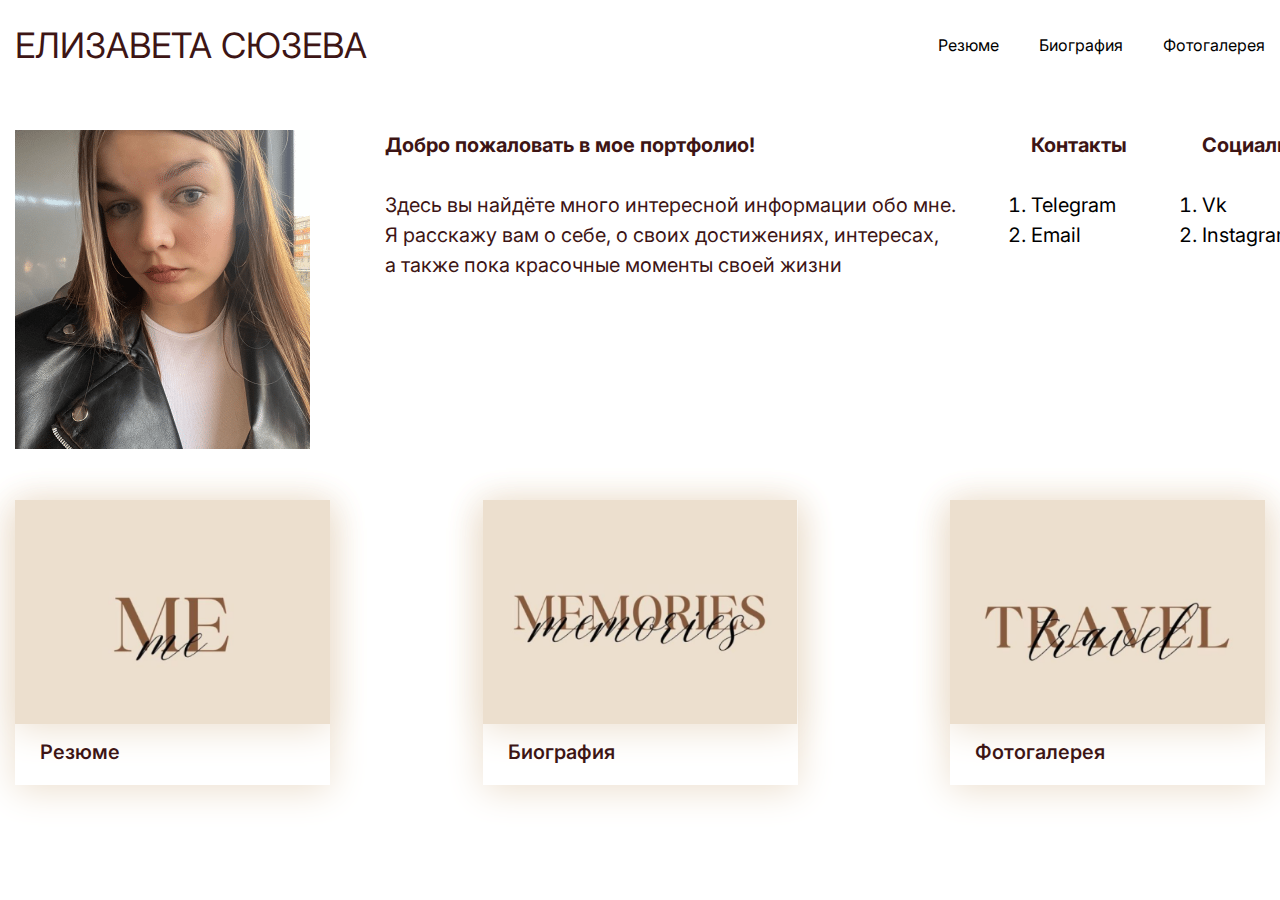
<file: index.html>
<!DOCTYPE html>
<html lang="en">
<head>
    <meta charset="UTF-8">
    <meta name="viewport" content="width=device-width, initial-scale=1.0">
    <title>Главная</title>
    <link rel="stylesheet" href="./css/main.css">        
    <link rel="icon" href="img/favicon.ico" type="image/x-icon">   
</head>
<body>
    <nav class="nav">
        <nav class="container">
            <nav class="nav-row">
                <a href="index.html" class="logo">Елизавета Сюзева</a>
                <ul class="nav-list">
                    <li class="nav-list__item"><a href="./summary.html" class="nav-list__link ">Резюме</a></li>
                    <li class="nav-list__item"><a href="./biography.html" class="nav-list__link">Биография</a></li>                           
                    <li class="nav-list__item"><a href="./photogallery.html" class="nav-list__link">Фотогалерея</a></li>
                </ul>
            </nav>
        </nav> 
    </nav> 

   <header class="header">
    <nav class="container2">
        <nav class="header__wrapper">
            <nav class="header__title">
                <img src="./img/index-l.png" alt="index img" class="l img">
            </nav>
            <nav class="header__title1">
                <h1><strong>Добро пожаловать в мое портфолио!</strong></h1><br>
                <p>
                    Здесь вы найдёте много интересной информации обо мне.<br>
                    Я расскажу вам о себе, о своих достижениях, интересах,<br> 
                    а также пока красочные моменты своей жизни
                </p>
            </nav>   
            <nav class="header__title2">
                    <h2><strong>Контакты</strong></h2><br>
                    <ol>
                        <li><a href="https://t.me/kotikkompotikk">Telegram</a></li>
                        <li><a href="mailto:lizasuzeva8@gmail.com">Email</a></li>
                    </ol>
             </nav>
            <nav class="header__title3">
                    <h3><strong>Социальные сети</strong></h3><br>
                    <ol>
                        <li><a href="https://vk.com/kotik_kompotikk">Vk</a></li>
                        <li><a href="https://www.instagram.com/_kotik_kompotik_?igsh=MWQ0MnhzYW13N29ocw%3D%3D&utm_source=qr">Instagram</a></li>
                    </ol>
            </nav>  
        </nav>
    </nav>
   </header> 

    <main class="section">
        <nav class="container">
            <ul class="projects">
                <li class="project">
                    <a href="./summary.html">
                        <img src="./img/index-me.png" alt="index img" class="project img">
                        <h4 class="project__title">Резюме</h4>
                    </a>
                </li>
                <li class="project">
                    <a href="./biography.html">
                        <img src="./img/index-memories.png" alt="index img" class="project img">
                        <h4 class="project__title">Биография</h4>
                    </a>
                </li>
                <li class="project">
                    <a href="./photogallery.html">
                        <img src="./img/index-travel.png" alt="index img" class="project img">
                        <h4 class="project__title">Фотогалерея</h4>
                    </a>
                </li>
            </ul>
        </nav>
    </main>
</body>
</html>
</file>
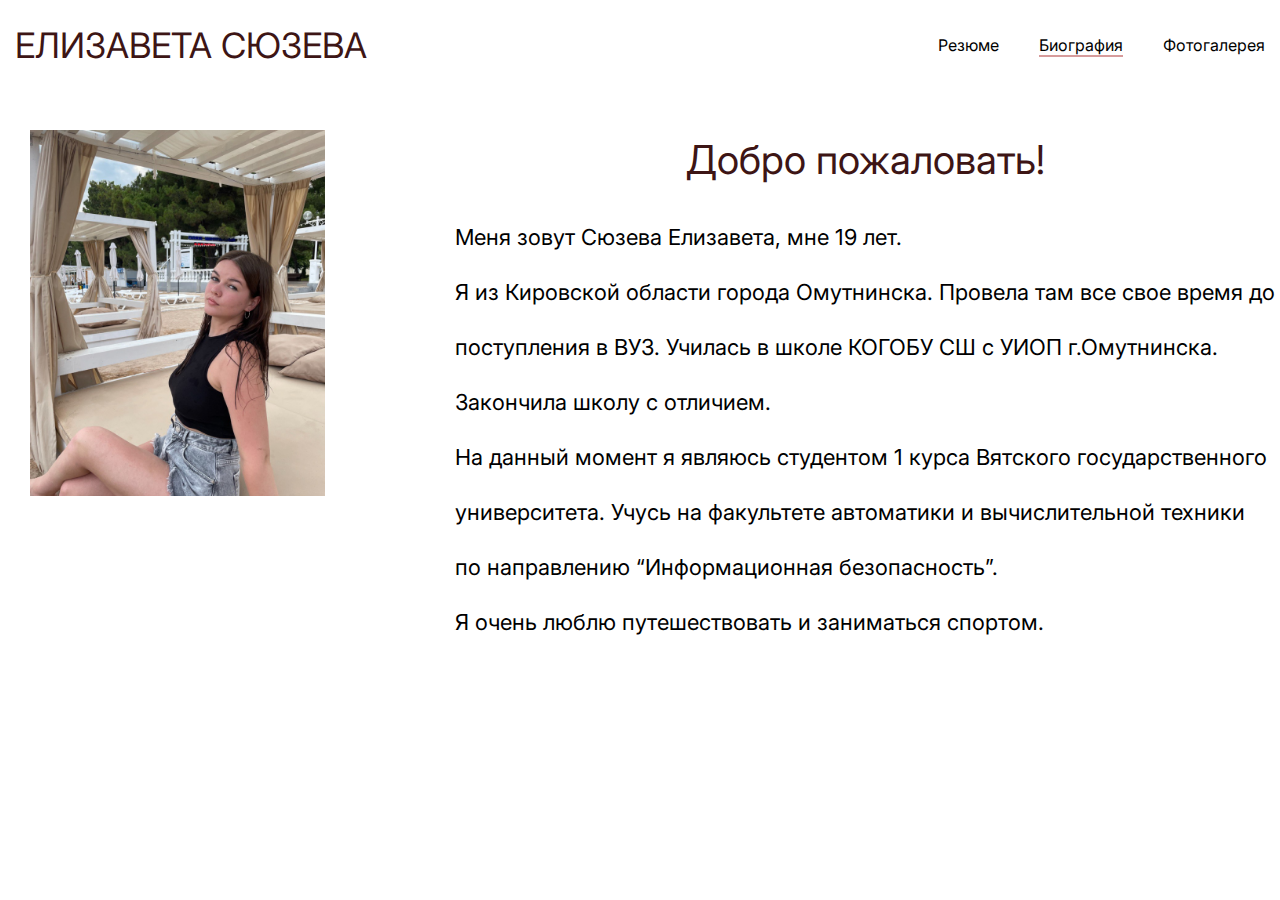
<file: biography.html>
<!DOCTYPE html>
<html lang="en">
<head>
    <meta charset="UTF-8">
    <meta name="viewport" content="width=device-width, initial-scale=1.0">
    <title>Биография</title>
    <link rel="stylesheet" href="./css/main.css">        
    <link rel="icon" href="img/favicon.ico" type="image/x-icon">   
</head>
<body>
    <nav class="nav">
        <nav class="container">
            <nav class="nav-row">
                <a href="index.html" class="logo">Елизавета Сюзева</a>
                <ul class="nav-list">
                    <li class="nav-list__item"><a href="./summary.html" class="nav-list__link ">Резюме</a></li>
                    <li class="nav-list__item"><a href="./biography.html" class="nav-list__link nav-list__link--active">Биография</a></li>                           
                    <li class="nav-list__item"><a href="./photogallery.html" class="nav-list__link">Фотогалерея</a></li>
                </ul>
            </nav>
        </nav> 
    </nav> 


    <header class="bio">
        <nav class="container__bio">
            <img src="./img/bio-l.png" alt="index img" class="l img">
            <nav class="bio__wrapper">
                <nav class="bio__title">
                    <h1>Добро пожаловать!</h1>
                    <p>
                        Меня зовут Сюзева Елизавета, мне 19 лет. <br>
                        Я из Кировской области города Омутнинска. Провела там все свое время до поступления в ВУЗ. Училась в школе КОГОБУ СШ с УИОП г.Омутнинска. Закончила школу с отличием. <br>
                        На данный момент я являюсь студентом 1 курса Вятского государственного университета. Учусь на факультете автоматики и вычислительной техники по направлению “Информационная безопасность”. <br>
                        Я очень люблю путешествовать и заниматься спортом. 
                    </p>
                </nav>   
            </nav>
        </nav>
    </header> 
</body>
</html>
</file>
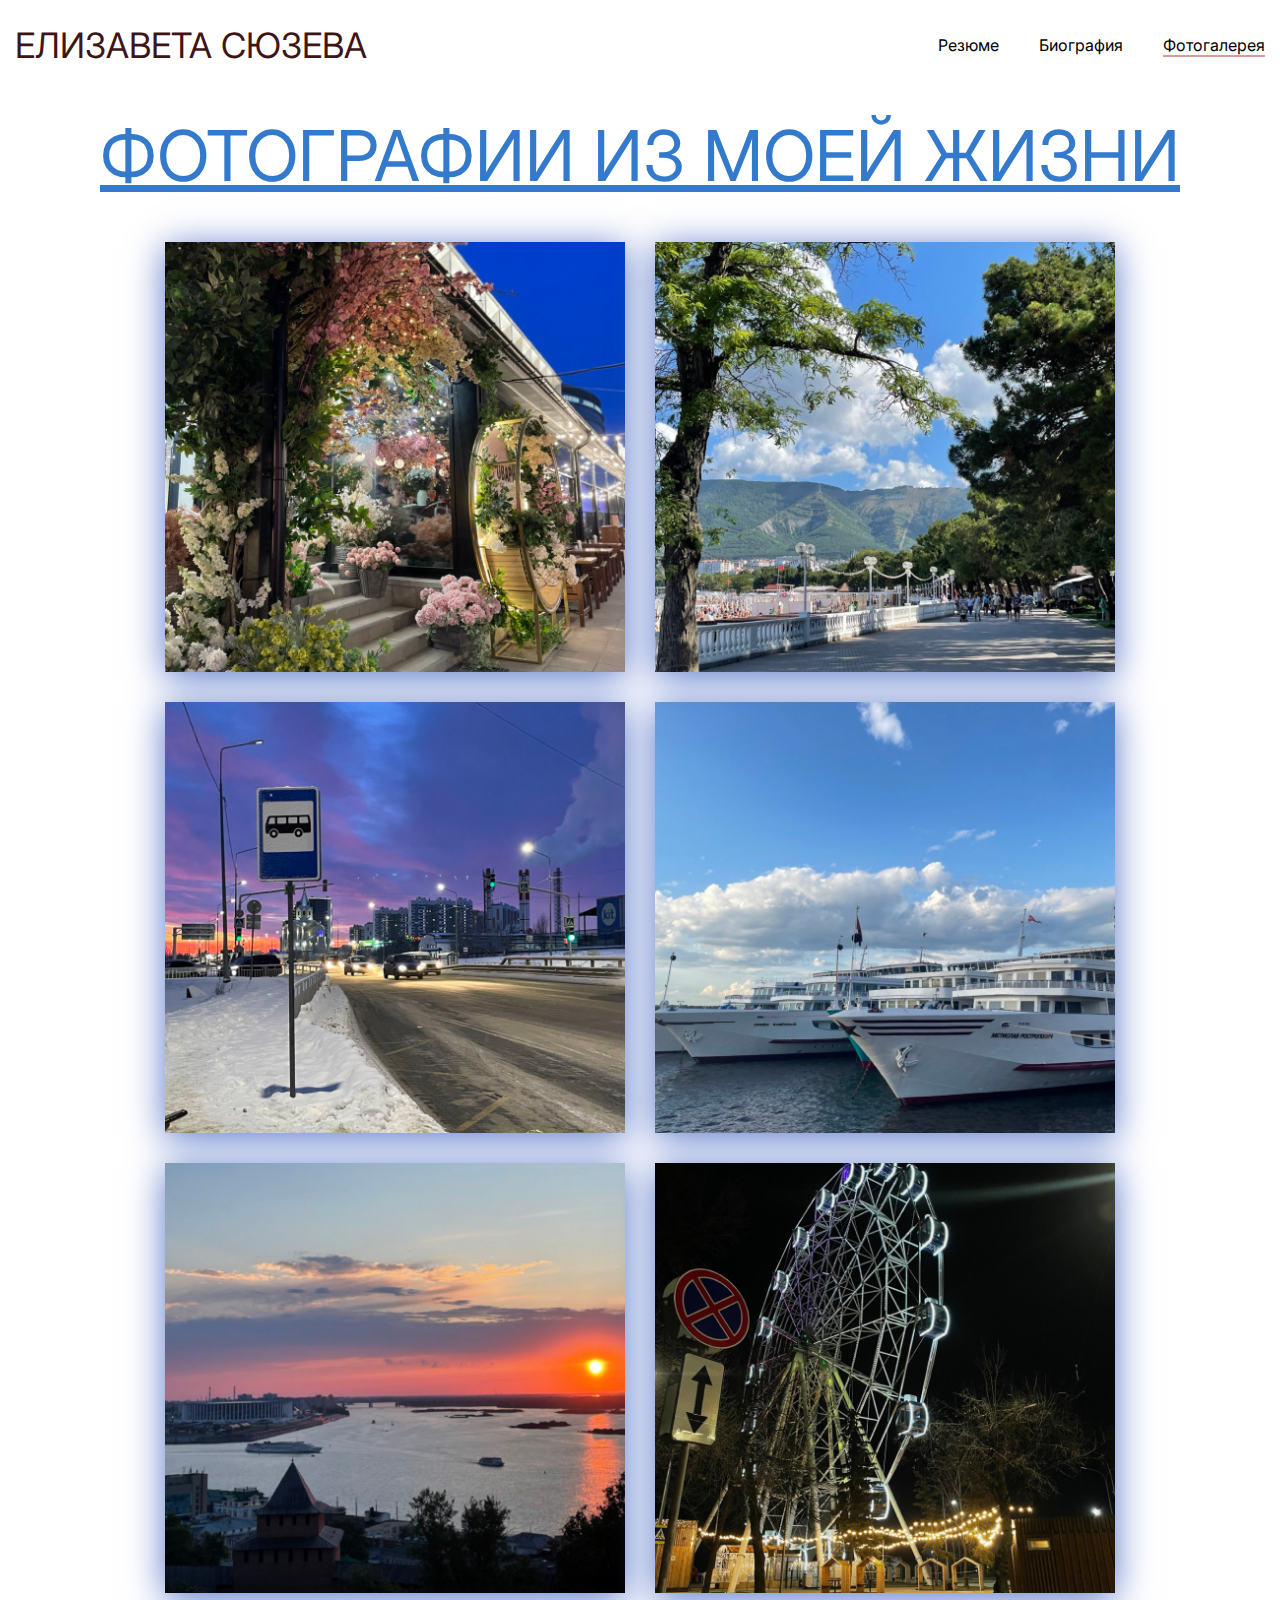
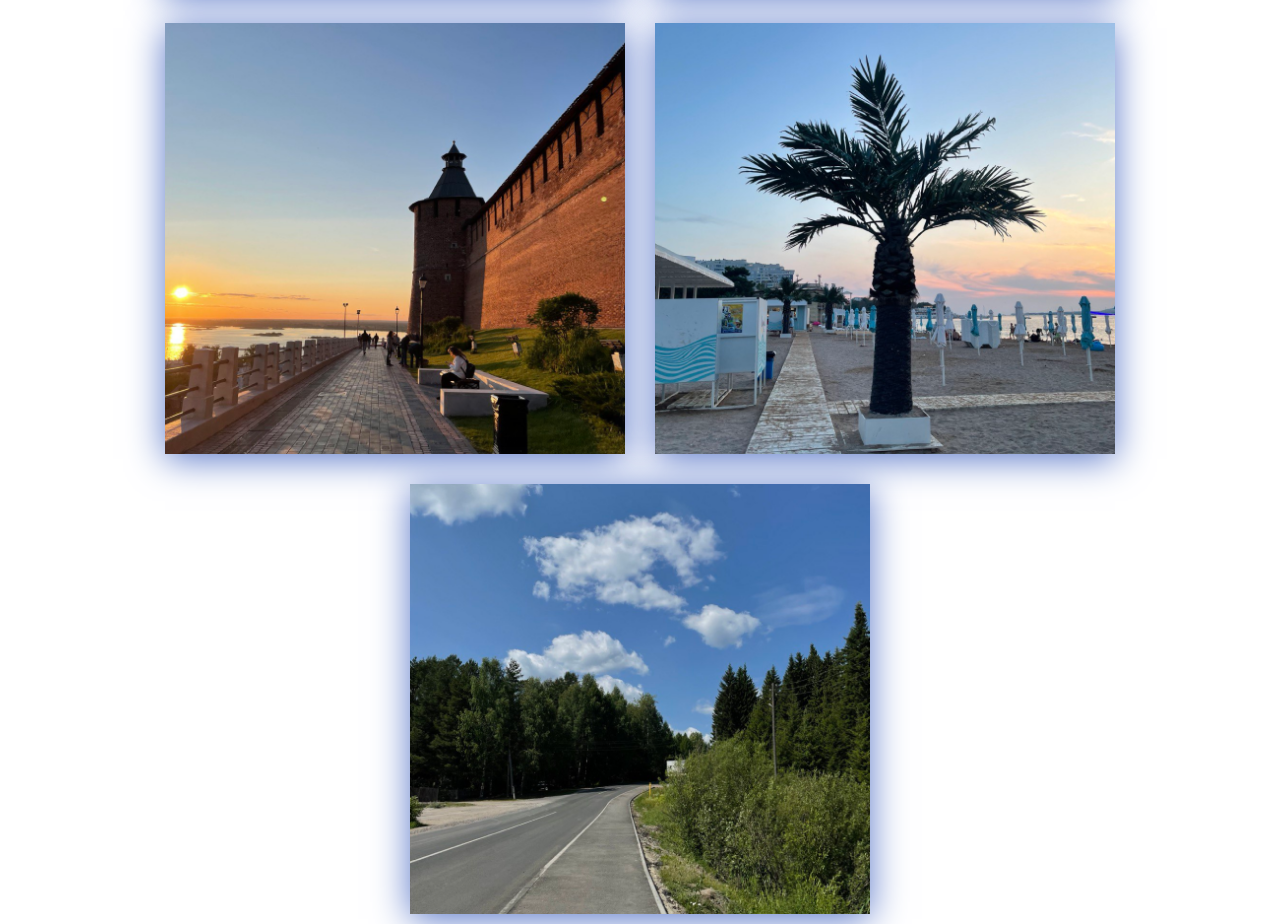
<file: photogallery.html>
<!DOCTYPE html>
<html lang="en">
<head>
    <meta charset="UTF-8">
    <meta name="viewport" content="width=device-width, initial-scale=1.0">
    <title>Фотогалерея</title>
    <link rel="stylesheet" href="./css/main.css">        
    <link rel="icon" href="img/favicon.ico" type="image/x-icon">   
</head>
<body>
    <nav class="nav">
        <nav class="container">
            <nav class="nav-row">
                <a href="index.html" class="logo">Елизавета Сюзева</a>
                <ul class="nav-list">
                    <li class="nav-list__item"><a href="./summary.html" class="nav-list__link ">Резюме</a></li>
                    <li class="nav-list__item"><a href="./biography.html" class="nav-list__link">Биография</a></li>                           
                    <li class="nav-list__item"><a href="./photogallery.html" class="nav-list__link nav-list__link--active">Фотогалерея</a></li>
                </ul>
            </nav>
        </nav> 
    </nav> 

    <main class="section">
        <nav class="container">
            <h2 class="title-2">Фотографии из моей жизни</h2>
            <ul class="photos">
                <li class="photo">
                        <img src="./img/image 1.png" alt="image" class="image">
                </li>
                <li class="photo">
                        <img src="./img/image 2.png" alt="image" class="image">
                </li>
                <li class="photo">
                        <img src="./img/image 3.png" alt="image" class="image">
                </li>
                <li class="photo">
                    <img src="./img/image 4.png" alt="image" class="image">
                </li>
                <li class="photo">
                    <img src="./img/image 5.png" alt="image" class="image">
                </li>
                <li class="photo">
                    <img src="./img/image 6.png" alt="image" class="image">
                </li>
                <li class="photo">
                    <img src="./img/image 7.png" alt="image" class="image">
                </li>
                <li class="photo">
                    <img src="./img/image 8.png" alt="image" class="image">
                </li>
                <li class="photo">
                    <img src="./img/image 9.png" alt="image" class="image">
                </li>
            </ul>
        </nav>
    </main>
</body>
</html>
</file>
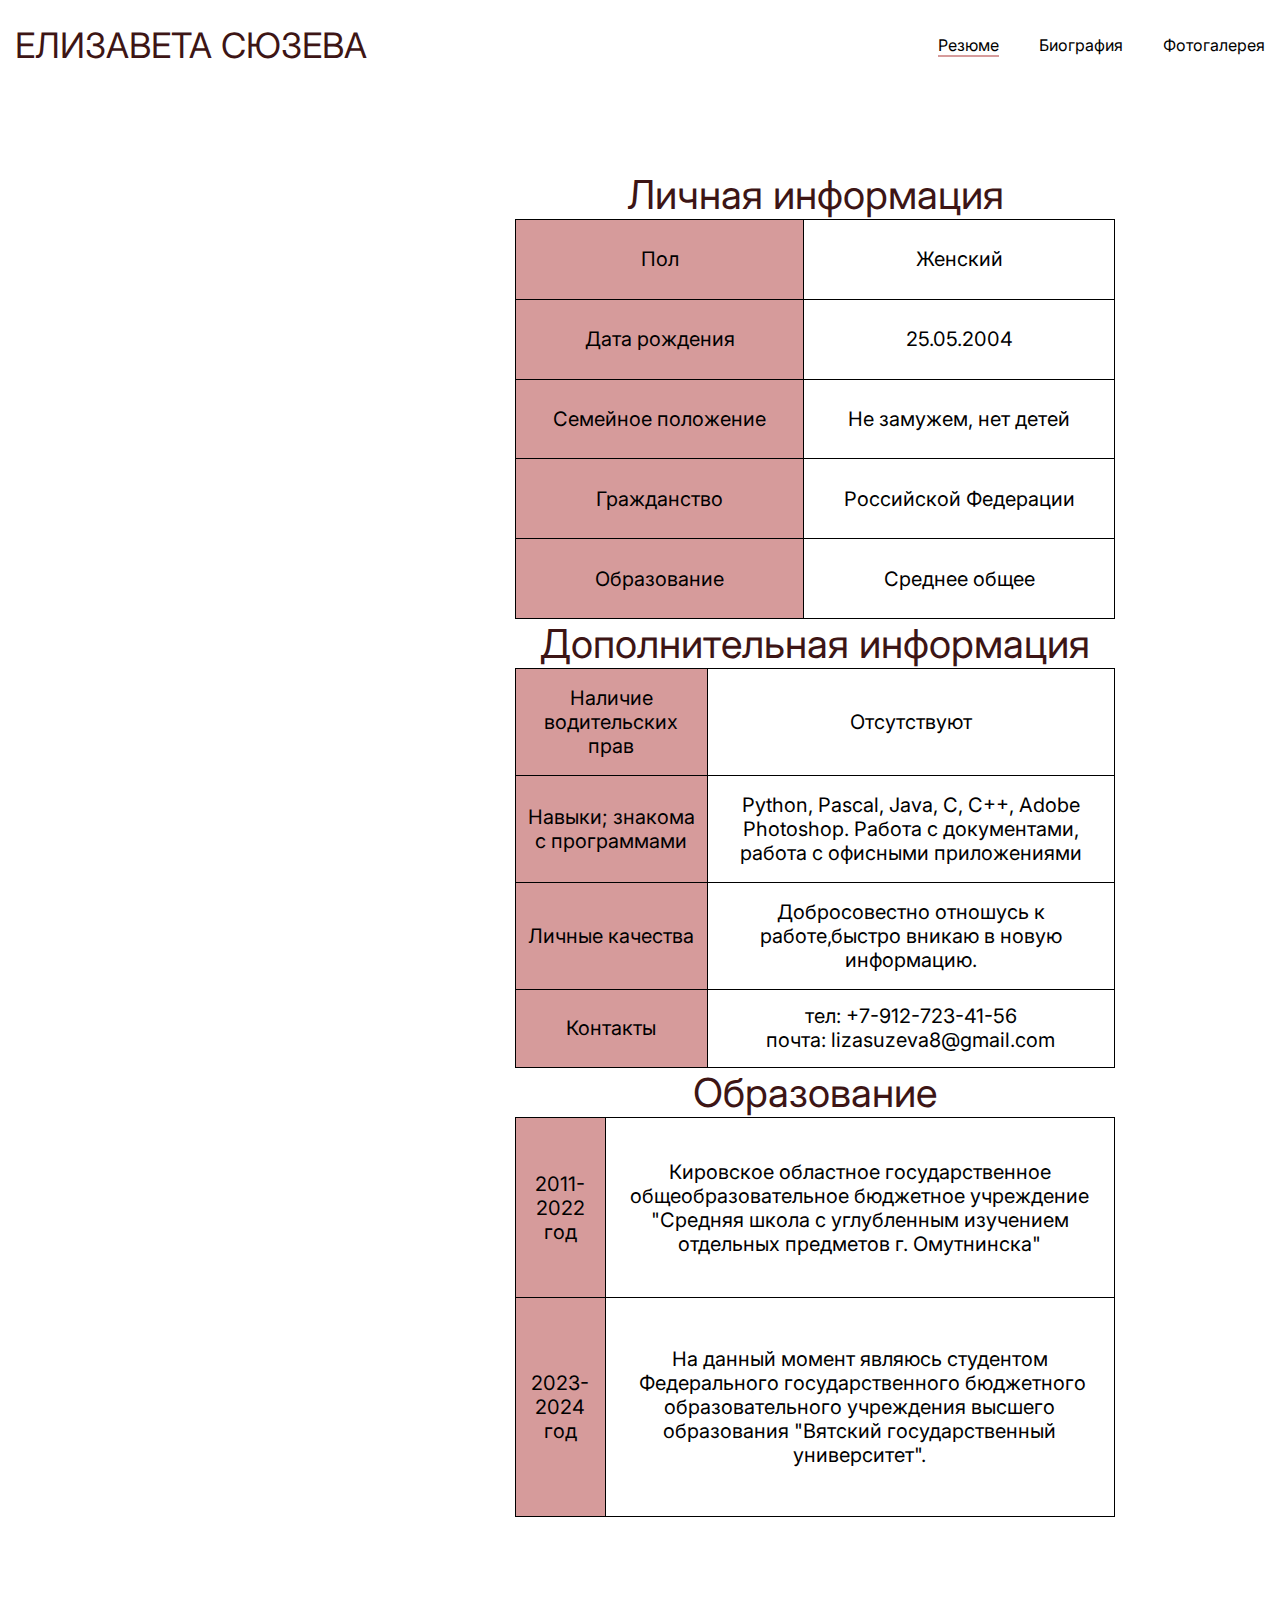
<file: summary.html>
<!DOCTYPE html>
<html lang="en">
<head>
    <meta charset="UTF-8">
    <meta name="viewport" content="width=device-width, initial-scale=1.0">
    <title>Резюме</title>
    <link rel="stylesheet" href="./css/main.css">        
    <link rel="icon" href="img/favicon.ico" type="image/x-icon">   
</head>
<body>
    <nav class="nav">
        <div class="container">
            <div class="nav-row">
                <a href="index.html" class="logo">Елизавета Сюзева</a>
                <ul class="nav-list">
                    <li class="nav-list__item"><a href="./summary.html" class="nav-list__link nav-list__link--active">Резюме</a></li>
                    <li class="nav-list__item"><a href="./biography.html" class="nav-list__link">Биография</a></li>                           
                    <li class="nav-list__item"><a href="./photogallery.html" class="nav-list__link">Фотогалерея</a></li>
                </ul>
            </div>
        </div> 
    </nav> 


    <header class="header2">
        <div class="container3">
            <div class="header__wrapper1">
                <h2>Личная информация</h2>
                <table>
                    <tr>
                        <td>Пол</td>
                        <td>Женский</td>   
                    </tr>
                    <tr>
                        <td>Дата рождения</td>
                        <td>25.05.2004</td>   
                    </tr>  
                    <tr>
                        <td>Семейное положение</td>
                        <td>Не замужем, нет детей</td>   
                    </tr>  
                    <tr>
                        <td>Гражданство</td>
                        <td>Российской Федерации</td>   
                    </tr>  
                    <tr>
                        <td>Образование</td>
                        <td>Среднее общее </td>   
                    </tr>        
                </table>
                <div class="table-wrapper">
                    <h3>Дополнительная информация</h3>
                    <table>
                        <tr>
                            <td>Наличие водительских прав</td>
                            <td>Отсутствуют</td>   
                        </tr>
                        <tr>
                            <td>Навыки; знакома с программами</td>
                            <td>Python, Pascal, Java, C, C++, Adobe Photoshop. Работа с документами, работа с офисными приложениями</td>   
                        </tr>  
                        <tr>
                            <td>Личные качества</td>
                            <td>Добросовестно отношусь к работе,быстро вникаю в новую информацию.</td>   
                        </tr>  
                        <tr>
                            <td>Контакты</td>
                            <td><a href="tel:+79127234156">тел: +7-912-723-41-56</a><br> 
                                <a href="mailto:lizasuzeva8@gmail.com">почта: lizasuzeva8@gmail.com</a>
                        </tr>      
                    </table>
                </div>
                <div class="table-wrapper">
                    <h4>Образование</h4>
                    <table>
                        <tr>
                            <td>2011-2022 год</td>
                            <td> Кировское областное государственное общеобразовательное бюджетное учреждение "Средняя школа с углубленным изучением отдельных предметов г. Омутнинска"</td>   
                        </tr>
                        <tr>
                            <td>2023-2024 год</td>
                            <td>На данный момент являюсь студентом  Федерального государственного бюджетного образовательного учреждения высшего образования "Вятский государственный университет".</td>   
                        </tr> 
                    </table>
                </div>
            </div>
        </div>
    </header>
</body>
</html>
</file>
<file: css/main.css>
@import "./reset.css";
@import url('https://fonts.googleapis.com/css2?family=Inter&display=swap');
@import url('https://fonts.googleapis.com/css2?family=Inter:wght@500&display=swap');


html, body {
    font-family: "Inter", sans-serif;
}

.container {
    margin: 0 auto;
    padding: 0 15px;
    max-width: 808 px;

}


/* Nav */

.nav{
    padding: 24px 0;
    color: #000000;
}

.nav-row{
    display: flex;
    justify-content: space-between;
    align-items: center;
    column-gap: 30px;
    row-gap: 20px;
    flex-wrap: wrap;

}

.logo {
    color:#3D1515;
    font-size:35px ;
    font-family: "Inter";
    font-style: Medium;
    text-align: left;
    text-transform: uppercase;
}


.nav-list{
    display: flex;
    align-items: center;
    max-width: 1200px;
    column-gap: 40px;
    font-size:16px;
    font-weight:400;
    font-family: "Inter";
}

.nav-list__link {
  color: #000000;
}


.nav-list__link--active {
  position: relative;
}

.nav-list__link--active::before {
  content: "";

  position: absolute;
  left: 0;
  top: 100%;

  display: block;
  height: 2px;
  width: 100%;
  background-color: #D69B9B;
}


/* Header */

/* Стили для мобильных устройств */
@media only screen and (max-width: 768px) {
  .header {
    padding: 20px 0; /* Уменьшаем внешние отступы для мобильных устройств */
  }

  .container2 {
    padding: 0 15px; /* Уменьшаем внутренние отступы */
  }

  .header__wrapper {
    font-size: 16px; /* Уменьшаем размер шрифта для мобильных устройств */
    line-height: 1.5; /* Устанавливаем межстрочный интервал */
  }
  .header__title1, .header__title2, .header__title3 {
    color: #3D1515; 
}

  /* Ваши стили */
  .header__wrapper ol {
    padding-left: 25px; /* Убираем отступ слева у списка */
  }

  .header__wrapper ol li {
    margin-bottom: 10px; /* Устанавливаем отступ между элементами списка */
  }

  .header__wrapper ol li a {
    color: #000000; /* Цвет ссылок */
    text-decoration: none; /* Убираем подчеркивание ссылок */
  }
}

/* Стили для ноутбуков и компьютеров */
@media only screen and (min-width: 769px) {
  .header {
    padding: 40px 0;
    min-height: 290px;
  }

  .container2 {
    display: flex;
    margin: 0 auto;
    padding: 0 30px;
    max-width: 1600px;
    height: 320px;
  }

  .header__wrapper {
    display: flex;
    color: #000000;
    flex-wrap: wrap;
    padding: 0 -5px;
    width: 1600px;
    height: 320px;
    top: 130px;
    left: 15px;
    font-size: 20px;
    font-weight: 400;
    font-family: "Inter";
    position: absolute;
    column-gap:75px;
    text-align: left;
    font-family: Inter;
    line-height: 30px;
  }
  .header__title1, .header__title2, .header__title3 {
    color: #3D1515; 
}

.header__wrapper ol {
    color: #000000; 
}

.header__wrapper ol li a {
    color: #000000; 
}

.l.img {
  max-width: 295px;
  height: auto; /* Автоматический размер по высоте для поддержки адаптивности */
  position: relative; /* Изменено на относительное позиционирование */
  margin-left: auto; /* Центрирование по горизонтали */
  margin-right: auto; /* Центрирование по горизонтали */
}
}

  /* page */

  .section{
    padding: 10px 0;
  }

  .projects{
    display:flex;
    flex-wrap: wrap;
    justify-content: space-between;
    max-width: 1620px;
  }

  .project{
    max-width: 315px;
    box-shadow: 0px 5px 35px #ECDFCE;
    background-color: #FFFFFF;
  }
  .project__title{
    padding: 15px 20px 20px 25px;
    font-weight: 570;
    font-size: 20px;
    line-height: 1.3;
    color: #3D1515;
  }

  /* summary */

  .header2 {
    padding: 40px 0;
    min-height: 1800px;

}

  .container3 {
    margin: 0 auto;
    padding: 0 30px;
    max-width: 1600 px;
    height: 1500px;

}

.header__wrapper1 {

  display: flex;
  color: #000000;
  flex-wrap: wrap;
  padding: 0 5px;
  width: 690px;
  height: 460px;
  top: 170px;
  left: 470px;
  font-size:20px;
  font-weight:400;
  font-family: "Inter";
  position: absolute;
  justify-content: center;
  text-align: center;
}

.header__wrapper1 h2,
.header__wrapper1 h3,
.header__wrapper1 h4  {
  font-size: 40px; 
  font-family: "Inter"; 
  color:#3D1515
}
.header__wrapper1 a {
  color: #000000; 
}

table,
.header__wrapper1 table  {
    border-collapse: collapse;
    width: 600px;
    height: 400px;
  }
  
  td, th {
    border: 1px solid #000000; 
    padding: 8px; 
    text-align: center; 
    font-size: 20px; 
    font-family: "Inter";
  }
  
  td:first-child {
    background-color: #D69B9B;
  }



/* photogallery */

.photos{
  display: flex;
  justify-content: center;
  flex-wrap: wrap;
  column-gap: 30px;
  row-gap: 30px;
}

.photo{
  max-width: 460px;
  box-shadow: 0px 5px 35px #5977c8;
}

.title-2{
  
  margin-bottom: 30px;

  font-size: 70px;
  font-style: Regular;
  text-transform: uppercase;
  line-height: 1.6;
  color: #337ACD;
  text-align: center;
  text-decoration: underline;
}

@media screen and (max-width: 600px) {
  .title-2 {
    font-size: 40px; /* Измените размер шрифта на меньший */
  }
}


/*biography*/

.bio {
  padding: 40px 0;
  min-height: 800px;

}

.container__bio{
  margin: 0 auto;
  padding: 0 30px;
  max-width: 1600 px;
  height: 600px;

}

.bio__wrapper{

  padding: 0 5px;
  max-width: 1300px;
  height: 600px;
  top: 110px;
  left: 450px;
  position: absolute;
}

.bio__title {
  margin-bottom: 10px;
  text-align: left;
  font-family: Inter;
  font-size: 22px;
  font-weight: 400;
  line-height: 2.5;
}

.bio__title h1 {
  text-align: center; 
  color: #3D1515; 
  font-size: 40px;
  font-style: Extra light;
}

@media screen and (max-width: 767px) {
  .bio__wrapper {
    position: relative; /* Изменение позиции на относительную для мобильных устройств */
    top: auto; /* Сброс вертикального смещения */
    left: auto; /* Сброс горизонтального смещения */
    margin-top: 20px; /* Небольшой отступ сверху для разделения фотографии и текста */
  }

  .bio__title {
    text-align: left; 
    margin-bottom: 10px;
    text-align: left;
    font-family: Inter;
    font-size: 18px;
    font-weight: 400;
    line-height: 2.2;/* Выравнивание заголовка по центру */
  }

  .bio__title h1 {
    text-align: center; 
    color: #3D1515; 
    font-size: 25px;
    font-style: Extra light;

  }
}
</file>
